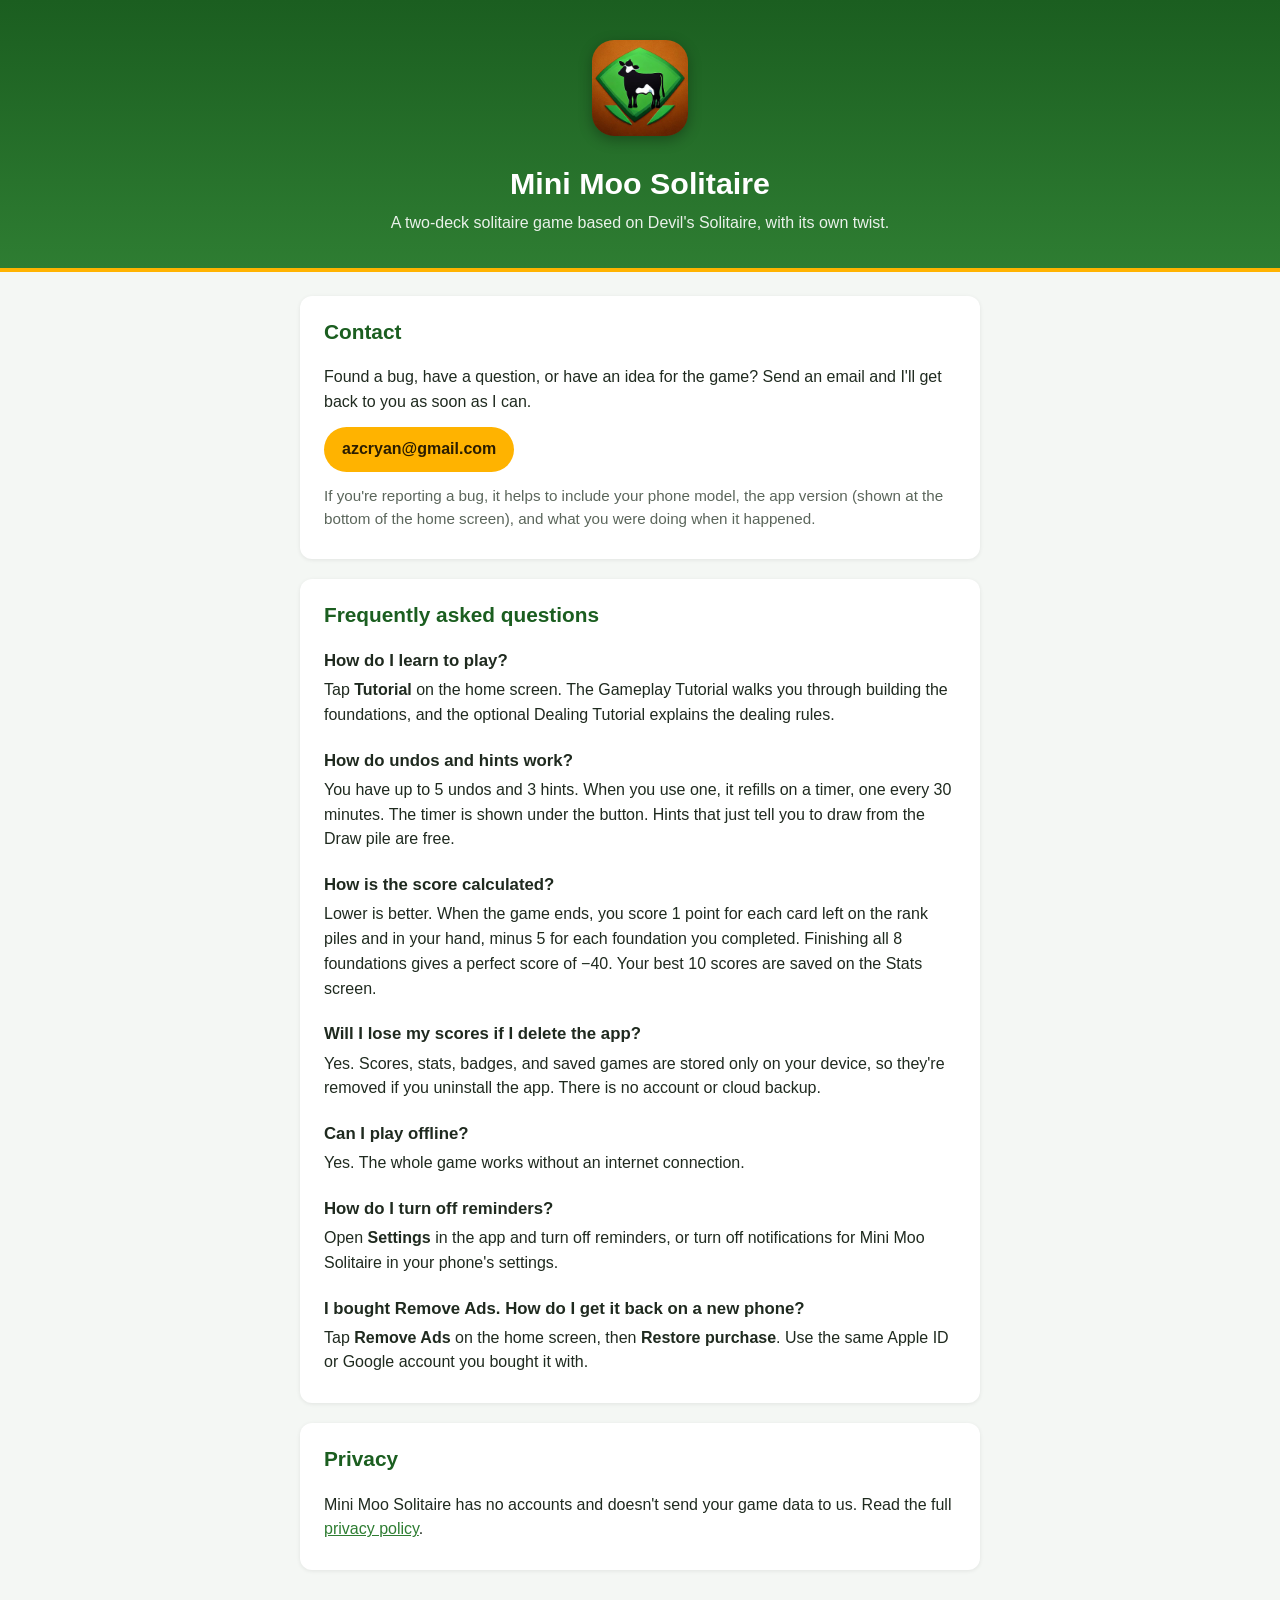
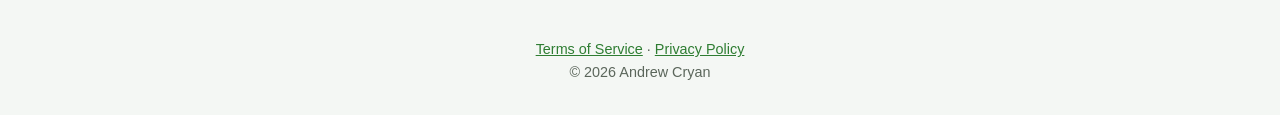
<file: index.html>
<!DOCTYPE html>
<html lang="en">
<head>
  <meta charset="utf-8">
  <meta name="viewport" content="width=device-width, initial-scale=1">
  <title>Mini Moo Solitaire – Support</title>
  <meta name="description" content="Help and contact information for Mini Moo Solitaire, a two-deck solitaire game for iPhone and Android.">
  <link rel="icon" href="icon.jpg">
  <link rel="stylesheet" href="style.css">
</head>
<body>
  <header>
    <img src="icon.jpg" alt="Mini Moo Solitaire app icon">
    <h1>Mini Moo Solitaire</h1>
    <p>A two-deck solitaire game based on Devil's Solitaire, with its own twist.</p>
  </header>

  <main>
    <section>
      <h2>Contact</h2>
      <p>Found a bug, have a question, or have an idea for the game? Send an email and I'll get back to you as soon as I can.</p>
      <a class="contact" href="mailto:azcryan@gmail.com?subject=Mini%20Moo%20Solitaire%20support">azcryan@gmail.com</a>
      <p class="note" style="margin-top:12px">If you're reporting a bug, it helps to include your phone model, the app version (shown at the bottom of the home screen), and what you were doing when it happened.</p>
    </section>

    <section>
      <h2>Frequently asked questions</h2>

      <h3>How do I learn to play?</h3>
      <p>Tap <strong>Tutorial</strong> on the home screen. The Gameplay Tutorial walks you through building the foundations, and the optional Dealing Tutorial explains the dealing rules.</p>

      <h3>How do undos and hints work?</h3>
      <p>You have up to 5 undos and 3 hints. When you use one, it refills on a timer, one every 30 minutes. The timer is shown under the button. Hints that just tell you to draw from the Draw pile are free.</p>

      <h3>How is the score calculated?</h3>
      <p>Lower is better. When the game ends, you score 1 point for each card left on the rank piles and in your hand, minus 5 for each foundation you completed. Finishing all 8 foundations gives a perfect score of −40. Your best 10 scores are saved on the Stats screen.</p>

      <h3>Will I lose my scores if I delete the app?</h3>
      <p>Yes. Scores, stats, badges, and saved games are stored only on your device, so they're removed if you uninstall the app. There is no account or cloud backup.</p>

      <h3>Can I play offline?</h3>
      <p>Yes. The whole game works without an internet connection.</p>

      <h3>How do I turn off reminders?</h3>
      <p>Open <strong>Settings</strong> in the app and turn off reminders, or turn off notifications for Mini Moo Solitaire in your phone's settings.</p>

      <h3>I bought Remove Ads. How do I get it back on a new phone?</h3>
      <p>Tap <strong>Remove Ads</strong> on the home screen, then <strong>Restore purchase</strong>. Use the same Apple ID or Google account you bought it with.</p>
    </section>

    <section>
      <h2>Privacy</h2>
      <p>Mini Moo Solitaire has no accounts and doesn't send your game data to us. Read the full <a href="https://sites.google.com/view/mini-moo-solitaire-privacy">privacy policy</a>.</p>
    </section>
  </main>

  <footer><a href="terms.html">Terms of Service</a> · <a href="https://sites.google.com/view/mini-moo-solitaire-privacy">Privacy Policy</a><br>© 2026 Andrew Cryan</footer>
</body>
</html>
</file>
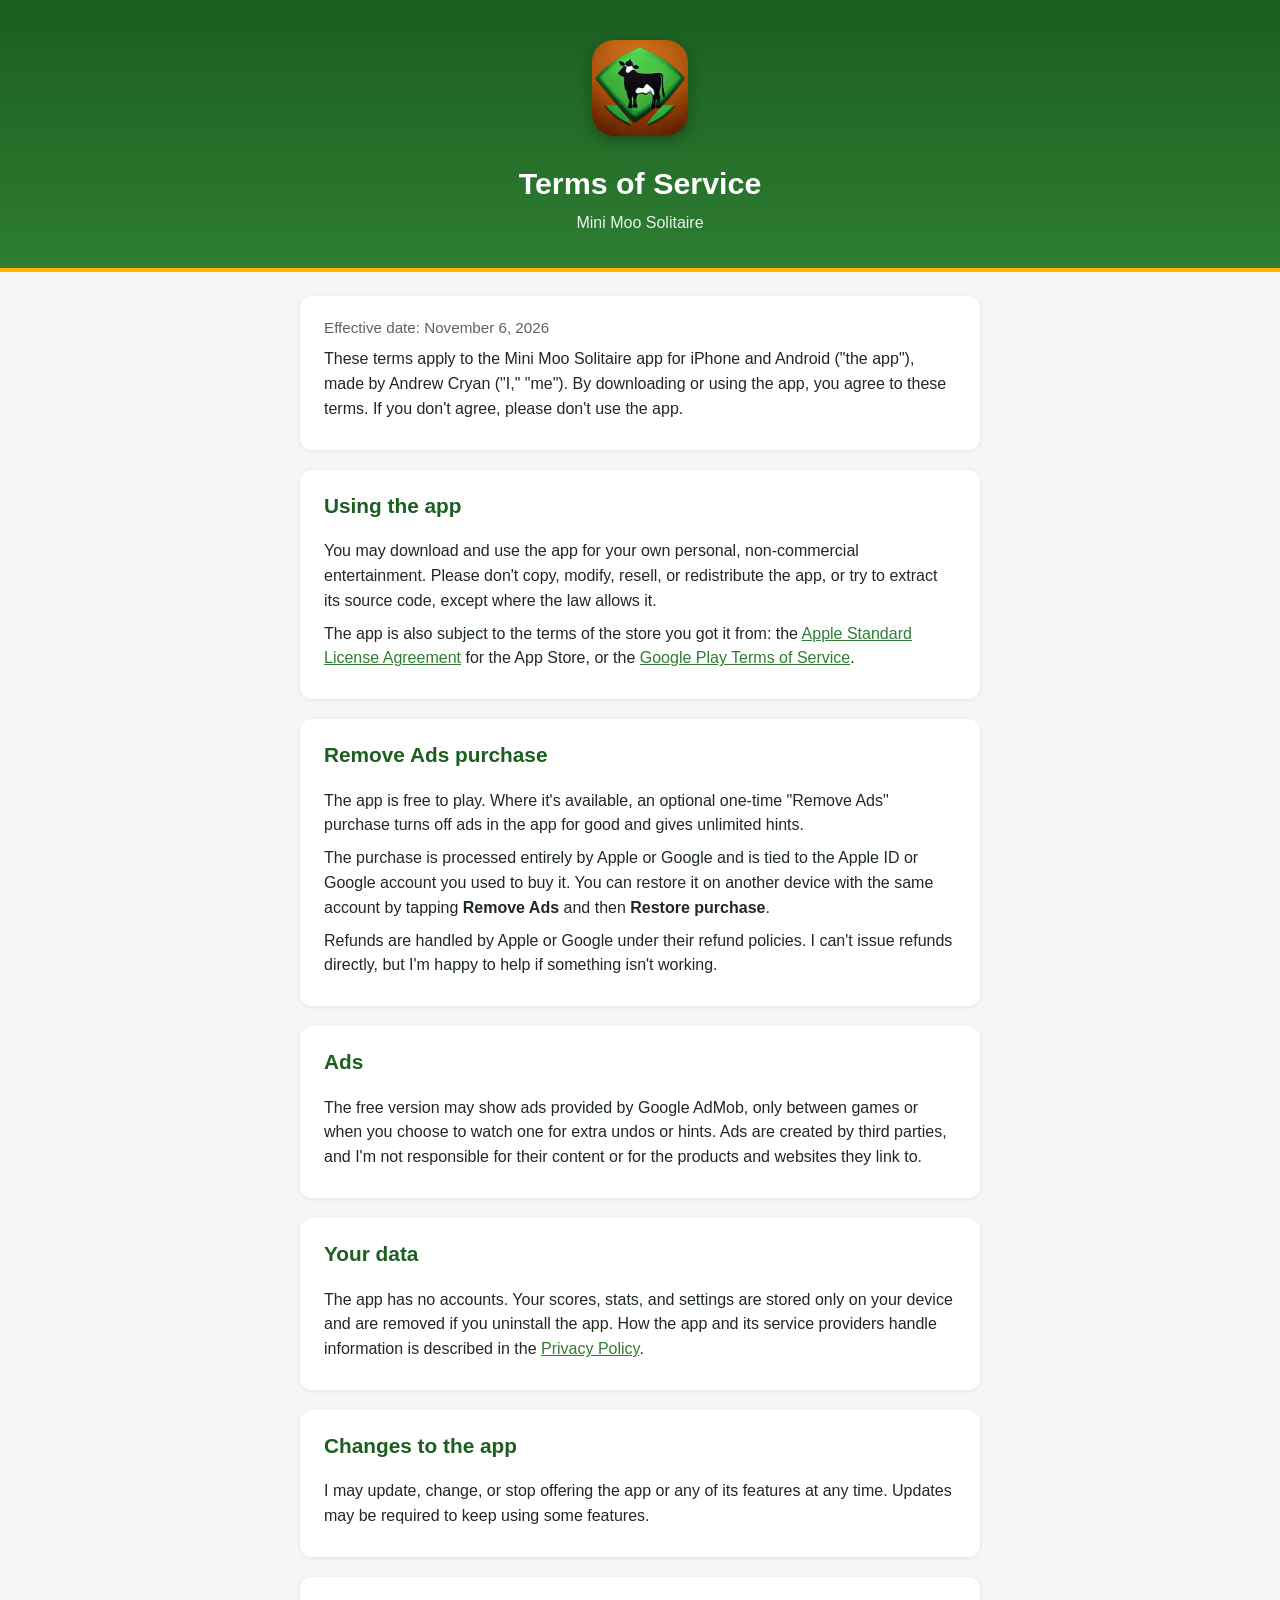
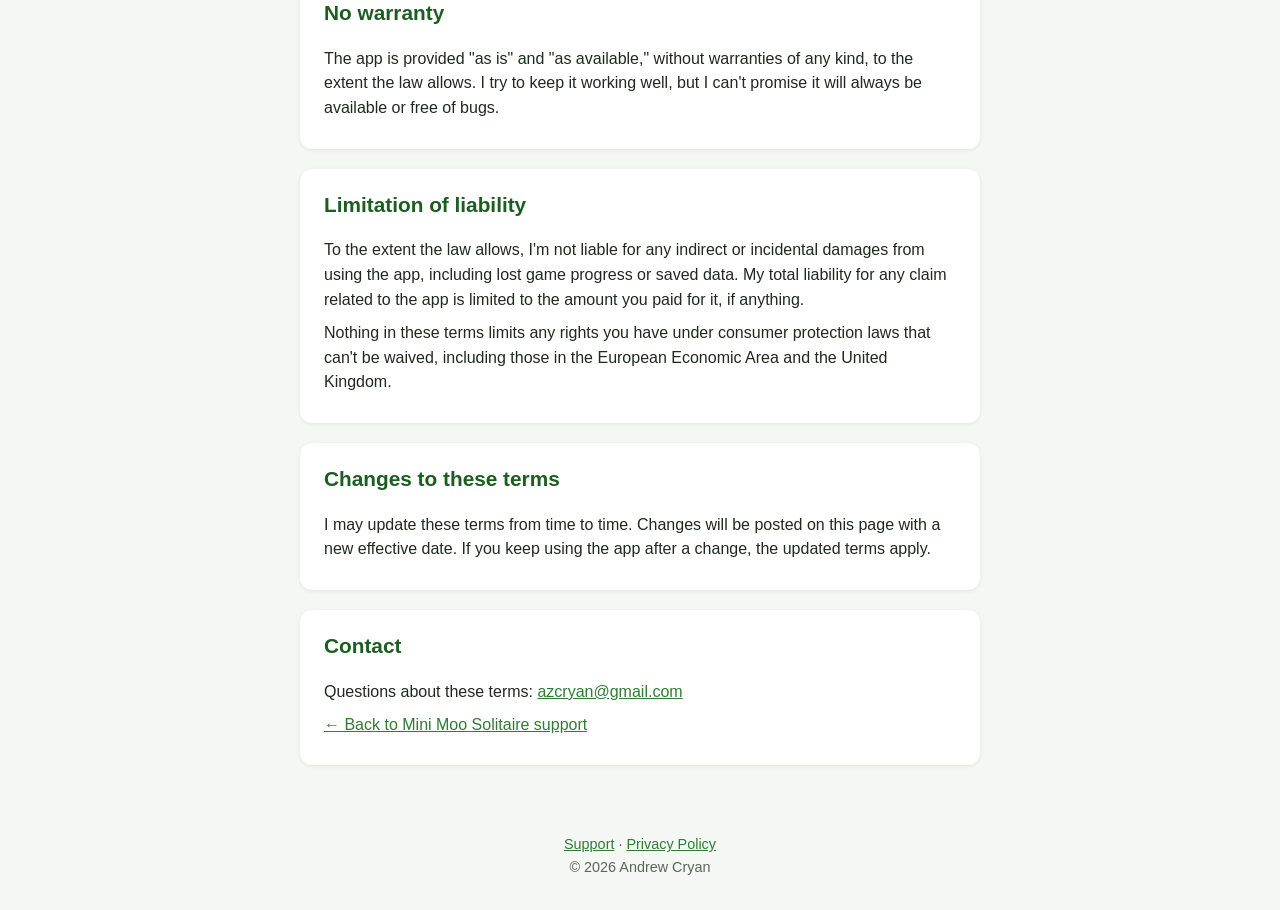
<file: terms.html>
<!DOCTYPE html>
<html lang="en">
<head>
  <meta charset="utf-8">
  <meta name="viewport" content="width=device-width, initial-scale=1">
  <title>Mini Moo Solitaire – Terms of Service</title>
  <meta name="description" content="Terms of Service for the Mini Moo Solitaire app.">
  <link rel="icon" href="icon.jpg">
  <link rel="stylesheet" href="style.css">
</head>
<body>
  <header>
    <img src="icon.jpg" alt="Mini Moo Solitaire app icon">
    <h1>Terms of Service</h1>
    <p>Mini Moo Solitaire</p>
  </header>

  <main>
    <section>
      <p class="note">Effective date: November 6, 2026</p>
      <p>These terms apply to the Mini Moo Solitaire app for iPhone and Android ("the app"), made by Andrew Cryan ("I," "me"). By downloading or using the app, you agree to these terms. If you don't agree, please don't use the app.</p>
    </section>

    <section>
      <h2>Using the app</h2>
      <p>You may download and use the app for your own personal, non-commercial entertainment. Please don't copy, modify, resell, or redistribute the app, or try to extract its source code, except where the law allows it.</p>
      <p>The app is also subject to the terms of the store you got it from: the <a href="https://www.apple.com/legal/internet-services/itunes/dev/stdeula/">Apple Standard License Agreement</a> for the App Store, or the <a href="https://play.google.com/about/play-terms/">Google Play Terms of Service</a>.</p>
    </section>

    <section>
      <h2>Remove Ads purchase</h2>
      <p>The app is free to play. Where it's available, an optional one-time "Remove Ads" purchase turns off ads in the app for good and gives unlimited hints.</p>
      <p>The purchase is processed entirely by Apple or Google and is tied to the Apple ID or Google account you used to buy it. You can restore it on another device with the same account by tapping <strong>Remove Ads</strong> and then <strong>Restore purchase</strong>.</p>
      <p>Refunds are handled by Apple or Google under their refund policies. I can't issue refunds directly, but I'm happy to help if something isn't working.</p>
    </section>

    <section>
      <h2>Ads</h2>
      <p>The free version may show ads provided by Google AdMob, only between games or when you choose to watch one for extra undos or hints. Ads are created by third parties, and I'm not responsible for their content or for the products and websites they link to.</p>
    </section>

    <section>
      <h2>Your data</h2>
      <p>The app has no accounts. Your scores, stats, and settings are stored only on your device and are removed if you uninstall the app. How the app and its service providers handle information is described in the <a href="https://sites.google.com/view/mini-moo-solitaire-privacy">Privacy Policy</a>.</p>
    </section>

    <section>
      <h2>Changes to the app</h2>
      <p>I may update, change, or stop offering the app or any of its features at any time. Updates may be required to keep using some features.</p>
    </section>

    <section>
      <h2>No warranty</h2>
      <p>The app is provided "as is" and "as available," without warranties of any kind, to the extent the law allows. I try to keep it working well, but I can't promise it will always be available or free of bugs.</p>
    </section>

    <section>
      <h2>Limitation of liability</h2>
      <p>To the extent the law allows, I'm not liable for any indirect or incidental damages from using the app, including lost game progress or saved data. My total liability for any claim related to the app is limited to the amount you paid for it, if anything.</p>
      <p>Nothing in these terms limits any rights you have under consumer protection laws that can't be waived, including those in the European Economic Area and the United Kingdom.</p>
    </section>

    <section>
      <h2>Changes to these terms</h2>
      <p>I may update these terms from time to time. Changes will be posted on this page with a new effective date. If you keep using the app after a change, the updated terms apply.</p>
    </section>

    <section>
      <h2>Contact</h2>
      <p>Questions about these terms: <a href="mailto:azcryan@gmail.com?subject=Mini%20Moo%20Solitaire%20terms">azcryan@gmail.com</a></p>
      <p><a href="index.html">← Back to Mini Moo Solitaire support</a></p>
    </section>
  </main>

  <footer><a href="index.html">Support</a> · <a href="https://sites.google.com/view/mini-moo-solitaire-privacy">Privacy Policy</a><br>© 2026 Andrew Cryan</footer>
</body>
</html>
</file>
<file: style.css>
:root {
  --green: #1b5e20;
  --green-light: #2e7d32;
  --gold: #ffb300;
  --text: #1f2a1f;
  --muted: #5b665b;
}
* { box-sizing: border-box; }
body {
  margin: 0;
  font-family: -apple-system, BlinkMacSystemFont, "Segoe UI", Roboto, Helvetica, Arial, sans-serif;
  color: var(--text);
  background: #f4f7f4;
  line-height: 1.55;
}
header {
  background: linear-gradient(180deg, var(--green), var(--green-light));
  border-bottom: 4px solid var(--gold);
  color: #fff;
  text-align: center;
  padding: 40px 20px 32px;
}
header img {
  width: 96px;
  height: 96px;
  border-radius: 22px;
  box-shadow: 0 4px 14px rgba(0, 0, 0, 0.3);
}
header h1 { margin: 16px 0 4px; font-size: 1.9rem; }
header p { margin: 0; opacity: 0.9; }
main { max-width: 720px; margin: 0 auto; padding: 24px 20px 48px; }
section {
  background: #fff;
  border-radius: 12px;
  padding: 20px 24px;
  margin-bottom: 20px;
  box-shadow: 0 1px 4px rgba(0, 0, 0, 0.08);
}
h2 { margin-top: 0; color: var(--green); font-size: 1.3rem; }
h3 { margin: 20px 0 4px; font-size: 1.05rem; }
h3:first-of-type { margin-top: 8px; }
p { margin: 0 0 8px; }
a { color: var(--green-light); }
.contact {
  display: inline-block;
  margin-top: 4px;
  padding: 10px 18px;
  background: var(--gold);
  color: #2b1d00;
  font-weight: 600;
  border-radius: 999px;
  text-decoration: none;
}
.note { color: var(--muted); font-size: 0.95rem; }
footer { text-align: center; color: var(--muted); font-size: 0.9rem; padding-bottom: 32px; }
</file>
